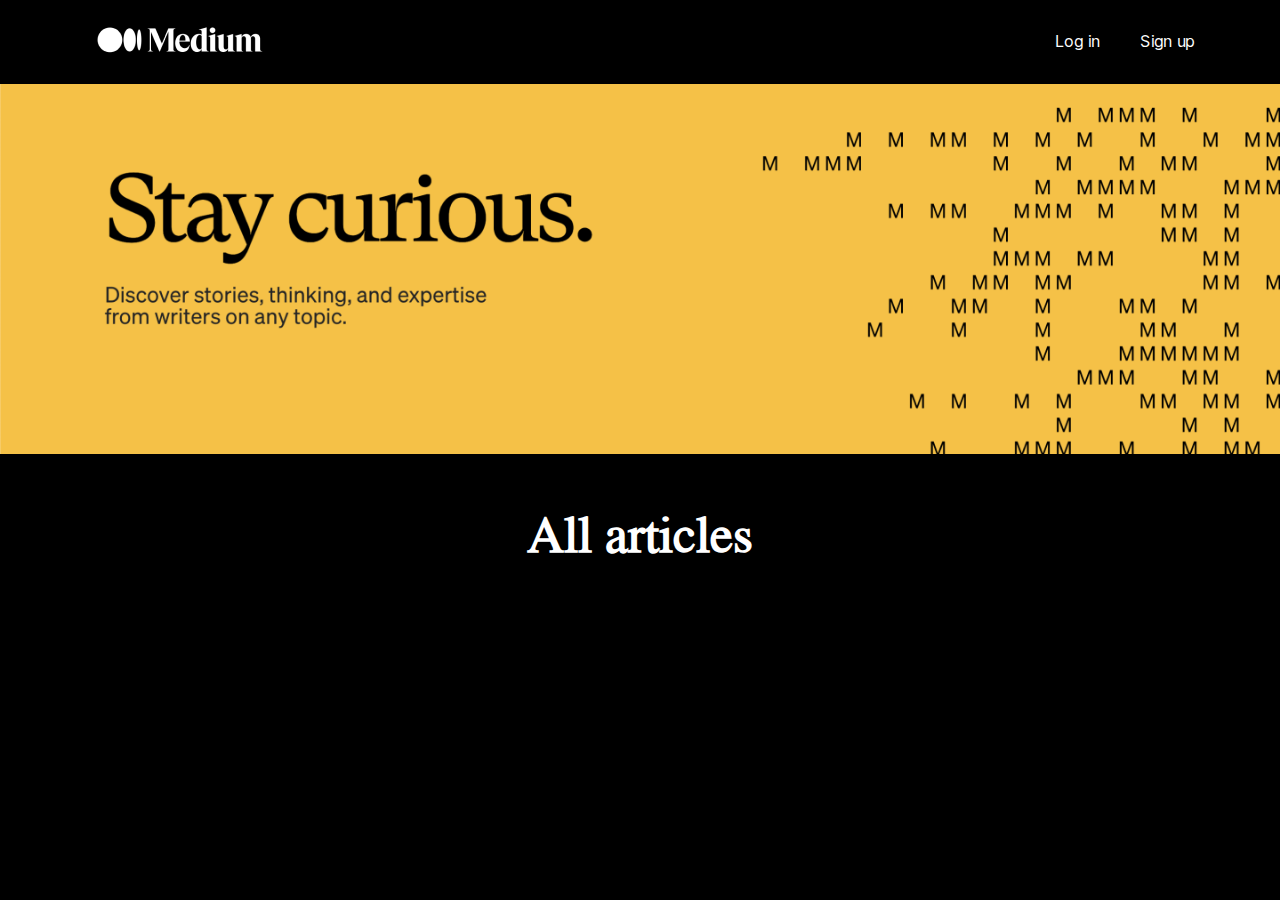
<file: Exam 24.07/index.html>
<!DOCTYPE html>
<html lang="en">
<head>
    <meta charset="UTF-8">
    <meta name="viewport" content="width=device-width, initial-scale=1.0">
    <title>Document</title>
    <link rel="stylesheet" href="./css/style.css">
</head>
<body>
    <nav>
        <div class="nav__image">
            <img src="./images/image 1.png" alt="">
        </div>
        <div class="nav__links">
            <a href="./pages/login.html">Log in</a>
            <a href="./pages/register.html">Sign up</a>
        </div>
    </nav>
    <div class="hero">
        <div class="hero__image">
            <img src="./images/image 2.png" alt="">
        </div>
        <div class="hero__content">
            <h2>All articles</h2>
            <div class="card__wrapper">

            </div>
        </div>
    </div>

    <script src="./script/app.js"></script>
</body>
</html>
</file>
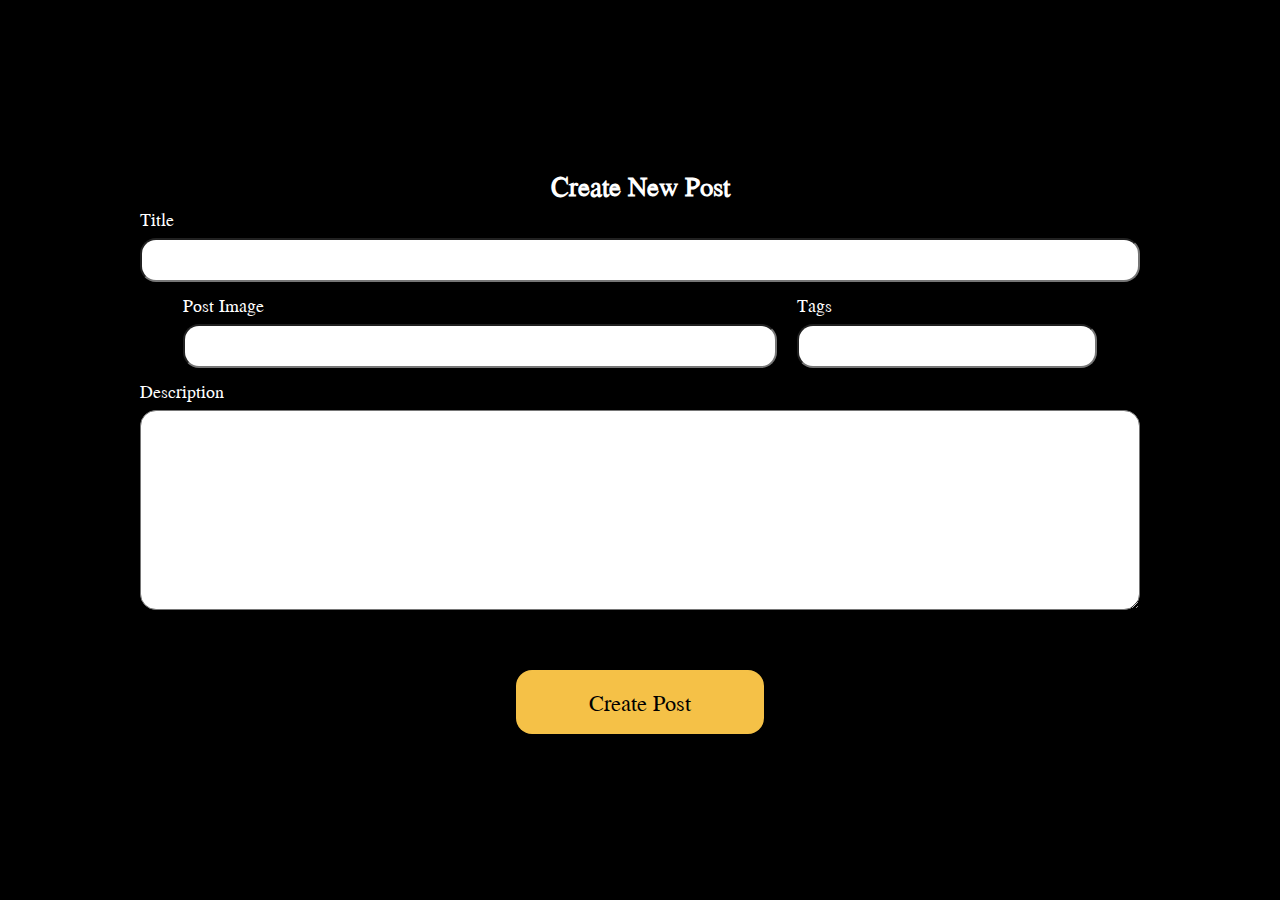
<file: Exam 24.07/pages/createpost.html>
<!DOCTYPE html>
<html lang="en">
<head>
    <meta charset="UTF-8">
    <meta name="viewport" content="width=device-width, initial-scale=1.0">
    <title>Document</title>
    <link rel="stylesheet" href="../css/createpost.css">
</head>
<body>
    <div class="profile">
    </div>
    <h2>Create New Post</h2>
    <form id="post-form">
        <div class="title">
            <label for="title">Title</label>
            <input type="text" name="title" id="title">
        </div>
        <div class="post-image">
            <label for="postImage">Post Image</label>
            <input id="postImage" type="url">
        </div>
        <div class="tags">
            <label for="tags">Tags</label>
            <input id="tags" type="text">
        </div>
        <div class="description">
            <label for="description">Description</label>
            <textarea name="description" id="description" cols="140" rows="10"></textarea>
        </div>
        <button type="submit">Create Post</button>
    </form>
    <script src="../script/createpost.js"></script>
</body>
</html>
</file>
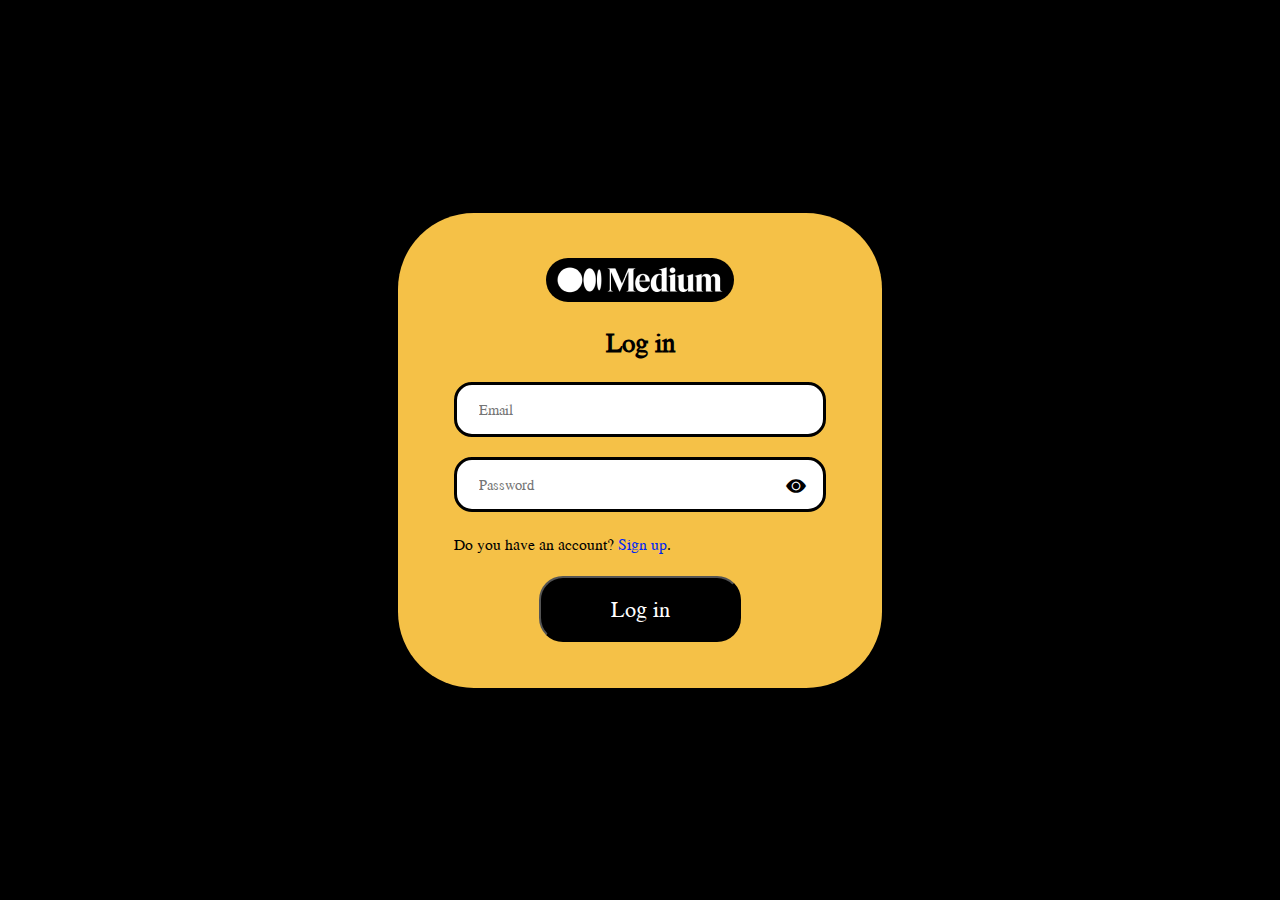
<file: Exam 24.07/pages/login.html>
<!DOCTYPE html>
<html lang="en">
<head>
    <meta charset="UTF-8">
    <meta name="viewport" content="width=device-width, initial-scale=1.0">
    <title>Document</title>
            
    <link rel="stylesheet" href="https://cdn.jsdelivr.net/npm/bootstrap-icons@1.11.3/font/bootstrap-icons.min.css">
    <link rel="stylesheet" href="../css/login.css">
</head>
<body>
    <div class="login-card">
        <img src="../images/image 1.png" alt="">
        <h2>Log in</h2>
        <form id="login-form">
            <input type="email" placeholder="Email">
                <div class="password-wrapper">
            <input class="password" type="password" placeholder="Password">
            <i class="bi bi-eye-fill eye"></i>
            <i class="bi bi-eye-slash-fill eye-fill"></i>
            </div>
            <p>Do you have an account? <span>Sign up</span>.</p>
            <button type="submit">Log in</button>
        </form>
    </div>
    <script src="../script/login.js"></script>
</body>
</html>
</file>
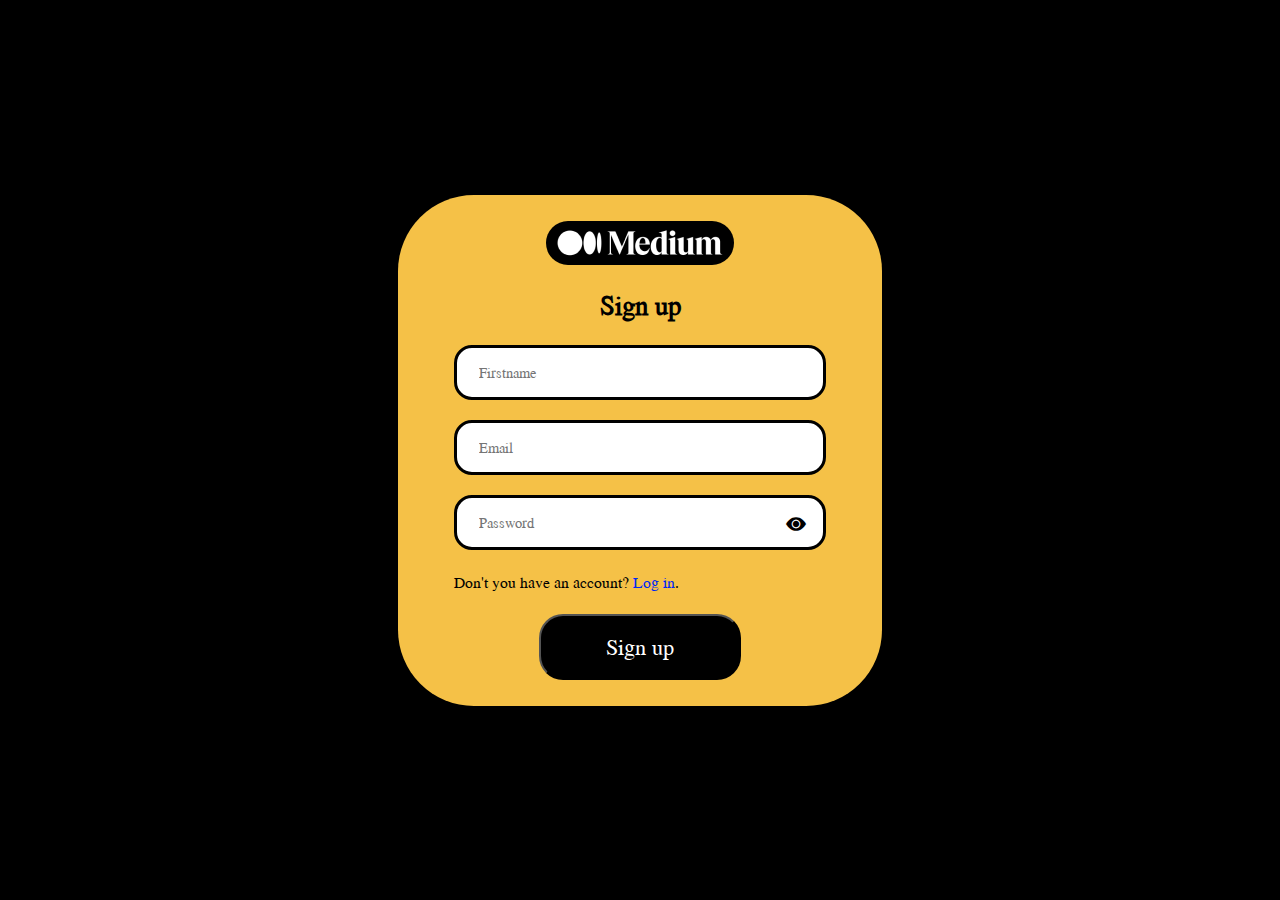
<file: Exam 24.07/pages/register.html>
<!DOCTYPE html>
<html lang="en">
<head>
    <meta charset="UTF-8">
    <meta name="viewport" content="width=device-width, initial-scale=1.0">
    <title>Document</title>
    <link rel="stylesheet" href="../css/register.css">
    <link rel="stylesheet" href="https://cdn.jsdelivr.net/npm/bootstrap-icons@1.11.3/font/bootstrap-icons.min.css">
</head>
<body>
    <div class="register-card">
        <img src="../images/image 1.png" alt="">
        <h2>Sign up</h2>
        <form id="reg-form">
            <input type="text" placeholder="Firstname">
            <input type="email" placeholder="Email">
            <div class="password-wrapper">
                <input class="password" type="password" placeholder="Password">
            <i class="bi bi-eye-fill eye"></i>
            <i class="bi bi-eye-slash-fill eye-fill"></i>
            </div>
            <p>Don't you have an account? <span>Log in</span>.</p>
            <button type="submit">Sign up</button>
        </form>
    </div>
    <script src="../script/register.js"></script>
</body>
</html>
</file>
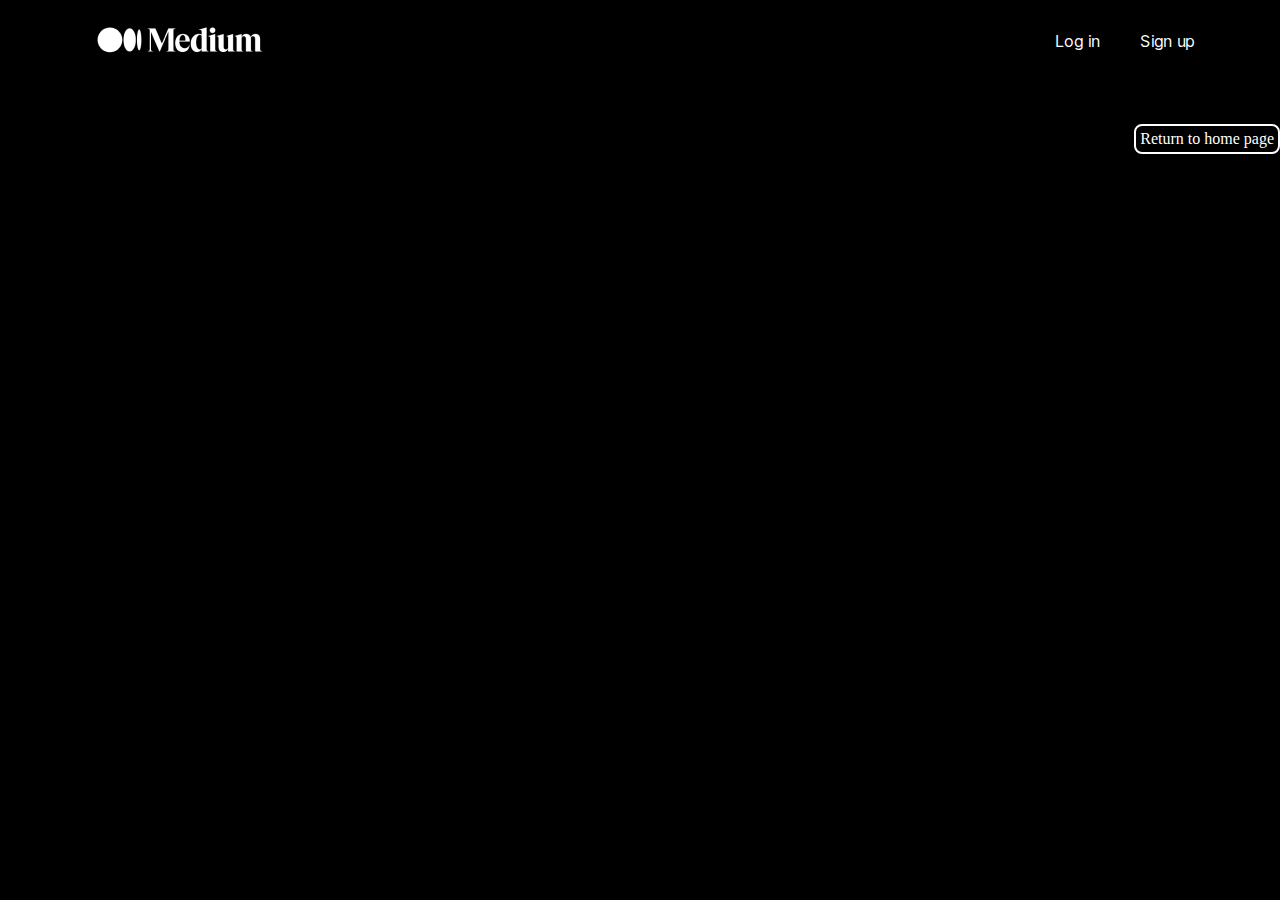
<file: Exam 24.07/pages/singleuser.html>
<!DOCTYPE html>
<html lang="en">
<head>
    <meta charset="UTF-8">
    <meta name="viewport" content="width=device-width, initial-scale=1.0">
    <title>Document</title>
    <link rel="stylesheet" href="../css/singleuser.css">
</head>
<body>
    <nav>
        <div class="nav__image">
            <img src="../images/image 1.png" alt="">
        </div>
        <div class="nav__links">
            <a href="./login.html">Log in</a>
            <a href="./register.html">Sign up</a>
        </div>
    </nav>
    <div class="hero">
    </div>
    <div class="wrapper">
        <a class="return" href="../index.html">Return to home page</a>
    </div>
    <script src="../script/singleuser.js"></script>
</body>
</html>
</file>
<file: Exam 24.07/css/style.css>
*{margin:0;padding:0;-webkit-box-sizing:border-box;box-sizing:border-box;color:#fff}body{background-color:#000}@font-face{font-family:"inter";src:url(../fonts/Inter-Regular.woff2) format("woff2");font-weight:400}@font-face{font-family:"Jomolhari";src:url(../fonts/Jomolhari-Regular.woff2) format("woff2");font-weight:400}nav{display:-webkit-box;display:-ms-flexbox;display:flex;-webkit-box-pack:justify;-ms-flex-pack:justify;justify-content:space-between;-webkit-box-align:center;-ms-flex-align:center;align-items:center;padding:18px 86px}.nav__links{display:-webkit-box;display:-ms-flexbox;display:flex;-webkit-box-align:center;-ms-flex-align:center;align-items:center;gap:40px}.nav__links a{text-decoration:none;color:#fff;font-family:"inter";font-size:16px;line-height:20px}.hero{width:100%;display:-webkit-box;display:-ms-flexbox;display:flex;-webkit-box-align:center;-ms-flex-align:center;align-items:center;-webkit-box-pack:center;-ms-flex-pack:center;justify-content:center;-webkit-box-orient:vertical;-webkit-box-direction:normal;-ms-flex-direction:column;flex-direction:column}.hero__image{width:100%}.hero__image img{-o-object-fit:cover;object-fit:cover;width:100%}.hero__content{width:100%;margin-top:38px;padding:0px 86px;display:-webkit-box;display:-ms-flexbox;display:flex;-webkit-box-align:center;-ms-flex-align:center;align-items:center;-webkit-box-pack:center;-ms-flex-pack:center;justify-content:center;-webkit-box-orient:vertical;-webkit-box-direction:normal;-ms-flex-direction:column;flex-direction:column;gap:30px}.hero__content h2{font-family:"Jomolhari";font-size:46px;line-height:74px}.card__wrapper{margin:0 auto;display:-webkit-box;display:-ms-flexbox;display:flex;width:100%;-ms-flex-wrap:wrap;flex-wrap:wrap;gap:30px}.card{width:100%;max-width:276px;display:-webkit-box;display:-ms-flexbox;display:flex;-webkit-box-orient:vertical;-webkit-box-direction:normal;-ms-flex-direction:column;flex-direction:column;background-color:#1e1e1e;border:3px solid #f0de36;-webkit-transition:.5s;transition:.5s;cursor:pointer}.card .card__image img{width:100%;max-width:266px;height:172px;-o-object-fit:cover;object-fit:cover}.card .card__content{min-height:141px;display:-webkit-box;display:-ms-flexbox;display:flex;-webkit-box-orient:vertical;-webkit-box-direction:normal;-ms-flex-direction:column;flex-direction:column;-webkit-box-pack:justify;-ms-flex-pack:justify;justify-content:space-between;gap:8px;margin:8px}.card .card__content h3{font-family:"Jomolhari";font-size:20px;line-height:32px}.card .card__content p{font-family:"Jomolhari";font-size:12px;line-height:20px}.card .card__profile{display:-webkit-box;display:-ms-flexbox;display:flex;-webkit-box-align:center;-ms-flex-align:center;align-items:center;-webkit-box-pack:start;-ms-flex-pack:start;justify-content:flex-start;gap:0px 10px}.card .card__profile .card__profile__image img{width:36px;height:36px;-o-object-fit:cover;object-fit:cover;border-radius:50%}.card .card__profile p{font-family:"Jomolhari";font-size:12px;line-height:18px}.card .card__profile p:nth-child(2){color:#787878}.card:hover{-webkit-transform:translateY(-6px);transform:translateY(-6px)}/*# sourceMappingURL=style.css.map */
</file>
<file: Exam 24.07/css/createpost.css>
*{margin:0;padding:0;-webkit-box-sizing:border-box;box-sizing:border-box;color:#fff;font-family:"Jomolhari"}body{background-color:#000;display:-webkit-box;display:-ms-flexbox;display:flex;-webkit-box-align:center;-ms-flex-align:center;align-items:center;-webkit-box-pack:center;-ms-flex-pack:center;justify-content:center;-webkit-box-orient:vertical;-webkit-box-direction:normal;-ms-flex-direction:column;flex-direction:column;height:100vh}@font-face{font-family:"Jomolhari";src:url(../fonts/Jomolhari-Regular.woff2) format("woff2");font-weight:400}.profile{width:1000px;display:-webkit-box;display:-ms-flexbox;display:flex;-webkit-box-align:center;-ms-flex-align:center;align-items:center;-webkit-box-pack:justify;-ms-flex-pack:justify;justify-content:space-between;gap:20px}.profile button{padding:8px 20px;border-radius:10px;background-color:#f5c147;color:#000;border:none;font-family:Jomolhari;cursor:pointer}#post-form{max-width:1012px;width:100%;display:-webkit-box;display:-ms-flexbox;display:flex;-ms-flex-wrap:wrap;flex-wrap:wrap;gap:10px 20px;-webkit-box-pack:center;-ms-flex-pack:center;justify-content:center}#post-form div{display:-webkit-box;display:-ms-flexbox;display:flex;-webkit-box-orient:vertical;-webkit-box-direction:normal;-ms-flex-direction:column;flex-direction:column;gap:5px}#post-form input{padding:4px;color:#000;height:44px;border-radius:16px}#post-form .title{width:100%;max-width:1000px}#post-form .post-image{max-width:594px;width:100%}#post-form .tags{width:100%;max-width:300px}#post-form textarea{padding:8px;color:#000;width:100%;max-width:1000px;height:200px;border-radius:16px}#post-form button{width:248px;height:64px;border-radius:16px;background-color:#f5c147;color:#000;border:none;font-size:20px;font-family:Jomolhari;cursor:pointer;margin-top:50px}/*# sourceMappingURL=createpost.css.map */
</file>
<file: Exam 24.07/css/login.css>
*{margin:0;padding:0;-webkit-box-sizing:border-box;box-sizing:border-box;font-family:"Jomolhari"}body{background-color:#000;display:-webkit-box;display:-ms-flexbox;display:flex;-webkit-box-align:center;-ms-flex-align:center;align-items:center;-webkit-box-pack:center;-ms-flex-pack:center;justify-content:center;height:100vh}@font-face{font-family:"Jomolhari";src:url(../fonts/Jomolhari-Regular.woff2) format("woff2");font-weight:400}.login-card{background-color:#f5c147;border-radius:76px;min-height:475px;max-width:484px;width:100%;padding:26px 56px;display:-webkit-box;display:-ms-flexbox;display:flex;-webkit-box-orient:vertical;-webkit-box-direction:normal;-ms-flex-direction:column;flex-direction:column;-webkit-box-align:center;-ms-flex-align:center;align-items:center;-webkit-box-pack:center;-ms-flex-pack:center;justify-content:center;gap:20px}.login-card img{border-radius:22px}.login-card form{max-width:378px;width:100%;display:-webkit-box;display:-ms-flexbox;display:flex;-webkit-box-orient:vertical;-webkit-box-direction:normal;-ms-flex-direction:column;flex-direction:column;gap:20px}.login-card form input{max-width:378px;width:100%;padding:14px 22px;border-radius:18px;border:3px solid #000}.login-card form p{font-size:14px}.login-card form span{cursor:pointer;font-size:14px;color:#0027f3}.login-card form button{margin:0 auto;max-width:202px;width:100%;background-color:#000;color:#fff;padding:15px 0px;border-radius:24px;font-size:20px;line-height:32px;cursor:pointer}.password-wrapper{position:relative}.eye{font-size:20px;color:#000;position:absolute;right:20px;top:50%;-webkit-transform:translateY(-50%);transform:translateY(-50%);cursor:pointer}.eye-fill{font-size:20px;color:#000;position:absolute;right:20px;top:50%;-webkit-transform:translateY(-50%);transform:translateY(-50%);cursor:pointer}/*# sourceMappingURL=login.css.map */
</file>
<file: Exam 24.07/css/register.css>
*{margin:0;padding:0;-webkit-box-sizing:border-box;box-sizing:border-box;font-family:"Jomolhari"}body{background-color:#000;display:-webkit-box;display:-ms-flexbox;display:flex;-webkit-box-align:center;-ms-flex-align:center;align-items:center;-webkit-box-pack:center;-ms-flex-pack:center;justify-content:center;height:100vh}@font-face{font-family:"Jomolhari";src:url(../fonts/Jomolhari-Regular.woff2) format("woff2");font-weight:400}.register-card{background-color:#f5c147;border-radius:76px;min-height:475px;max-width:484px;width:100%;padding:26px 56px;display:-webkit-box;display:-ms-flexbox;display:flex;-webkit-box-orient:vertical;-webkit-box-direction:normal;-ms-flex-direction:column;flex-direction:column;-webkit-box-align:center;-ms-flex-align:center;align-items:center;-webkit-box-pack:center;-ms-flex-pack:center;justify-content:center;gap:20px}.register-card img{border-radius:22px}.register-card form{max-width:378px;width:100%;display:-webkit-box;display:-ms-flexbox;display:flex;-webkit-box-orient:vertical;-webkit-box-direction:normal;-ms-flex-direction:column;flex-direction:column;gap:20px}.register-card form input{max-width:378px;width:100%;padding:14px 22px;border-radius:18px;border:3px solid #000}.register-card form .password-wrapper{position:relative}.register-card form .eye{font-size:20px;color:#000;position:absolute;right:20px;top:50%;-webkit-transform:translateY(-50%);transform:translateY(-50%);cursor:pointer}.register-card form .eye-fill{font-size:20px;color:#000;position:absolute;right:20px;top:50%;-webkit-transform:translateY(-50%);transform:translateY(-50%);cursor:pointer}.register-card form p{font-size:14px}.register-card form span{cursor:pointer;font-size:14px;color:#0027f3}.register-card form button{cursor:pointer;margin:0 auto;max-width:202px;width:100%;background-color:#000;color:#fff;padding:15px 0px;border-radius:24px;font-size:20px;line-height:32px}/*# sourceMappingURL=register.css.map */
</file>
<file: Exam 24.07/css/singleuser.css>
*{margin:0;padding:0;-webkit-box-sizing:border-box;box-sizing:border-box;color:#fff}body{background-color:#000}@font-face{font-family:"inter";src:url(../fonts/Inter-Regular.woff2) format("woff2");font-weight:400}@font-face{font-family:"Jomolhari";src:url(../fonts/Jomolhari-Regular.woff2) format("woff2");font-weight:400}nav{display:-webkit-box;display:-ms-flexbox;display:flex;-webkit-box-pack:justify;-ms-flex-pack:justify;justify-content:space-between;-webkit-box-align:center;-ms-flex-align:center;align-items:center;padding:18px 86px}.nav__links{display:-webkit-box;display:-ms-flexbox;display:flex;-webkit-box-align:center;-ms-flex-align:center;align-items:center;gap:40px}.nav__links a{text-decoration:none;color:#fff;font-family:"inter";font-size:16px;line-height:20px}.hero{max-width:1440px;width:100%;display:-webkit-box;display:-ms-flexbox;display:flex;-webkit-box-orient:vertical;-webkit-box-direction:normal;-ms-flex-direction:column;flex-direction:column;-webkit-box-pack:center;-ms-flex-pack:center;justify-content:center;-webkit-box-align:center;-ms-flex-align:center;align-items:center;margin:0 auto}.hero-title{width:100%;max-width:956px;display:-webkit-box;display:-ms-flexbox;display:flex;-webkit-box-pack:justify;-ms-flex-pack:justify;justify-content:space-between;-webkit-box-align:center;-ms-flex-align:center;align-items:center;font-family:"Jomolhari"}.hero-title h2{font-size:40px;line-height:64px}.hero__image{width:100%;max-width:956px}.hero__image img{width:100%;max-width:956px;height:376px;-o-object-fit:cover;object-fit:cover}.hero-description{text-align:center;width:100%;max-width:956px;font-family:Jomolhari;font-size:16px;line-height:32px;margin-top:96px}.wrapper{margin-top:40px;width:100%;max-width:1440px;display:-webkit-box;display:-ms-flexbox;display:flex;-webkit-box-pack:end;-ms-flex-pack:end;justify-content:flex-end;-webkit-box-align:center;-ms-flex-align:center;align-items:center;gap:20px}.return{text-decoration:none;padding:4px;border:2px solid #fff;border-radius:8px}/*# sourceMappingURL=singleuser.css.map */
</file>
